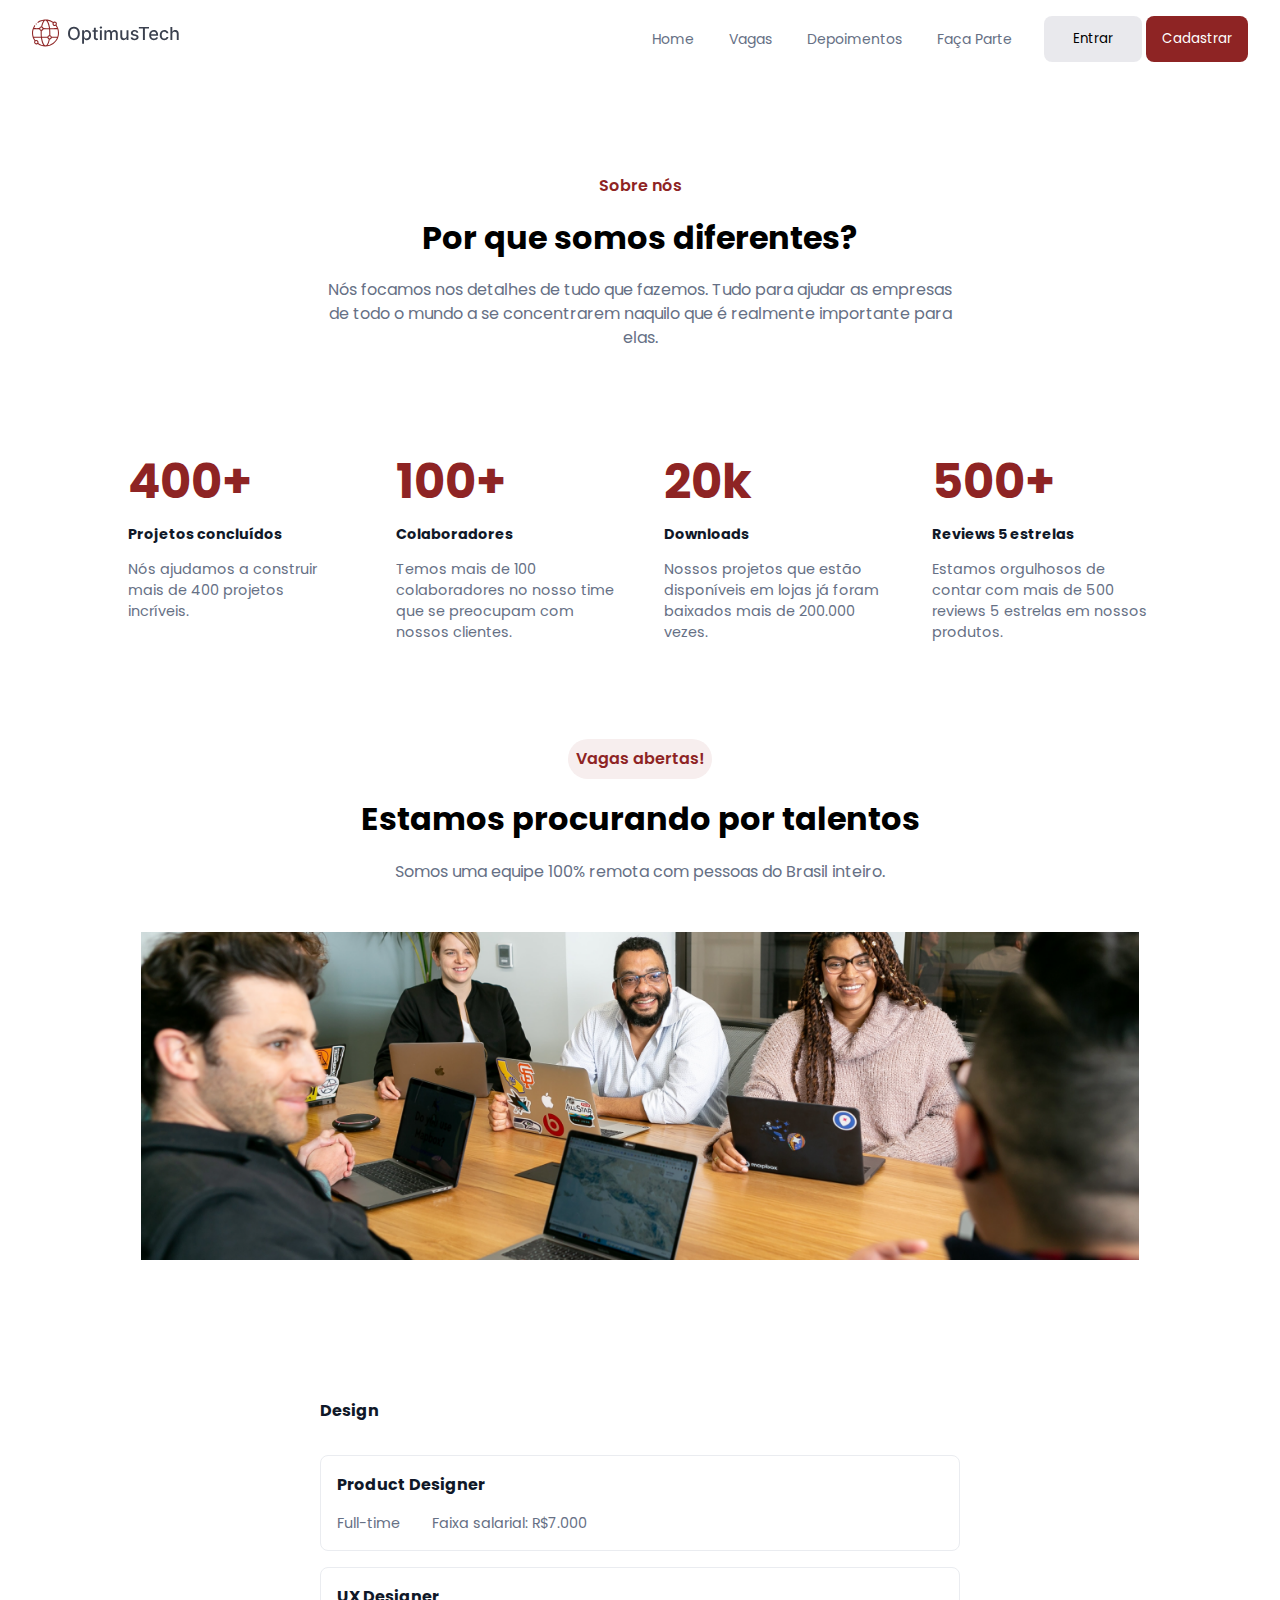
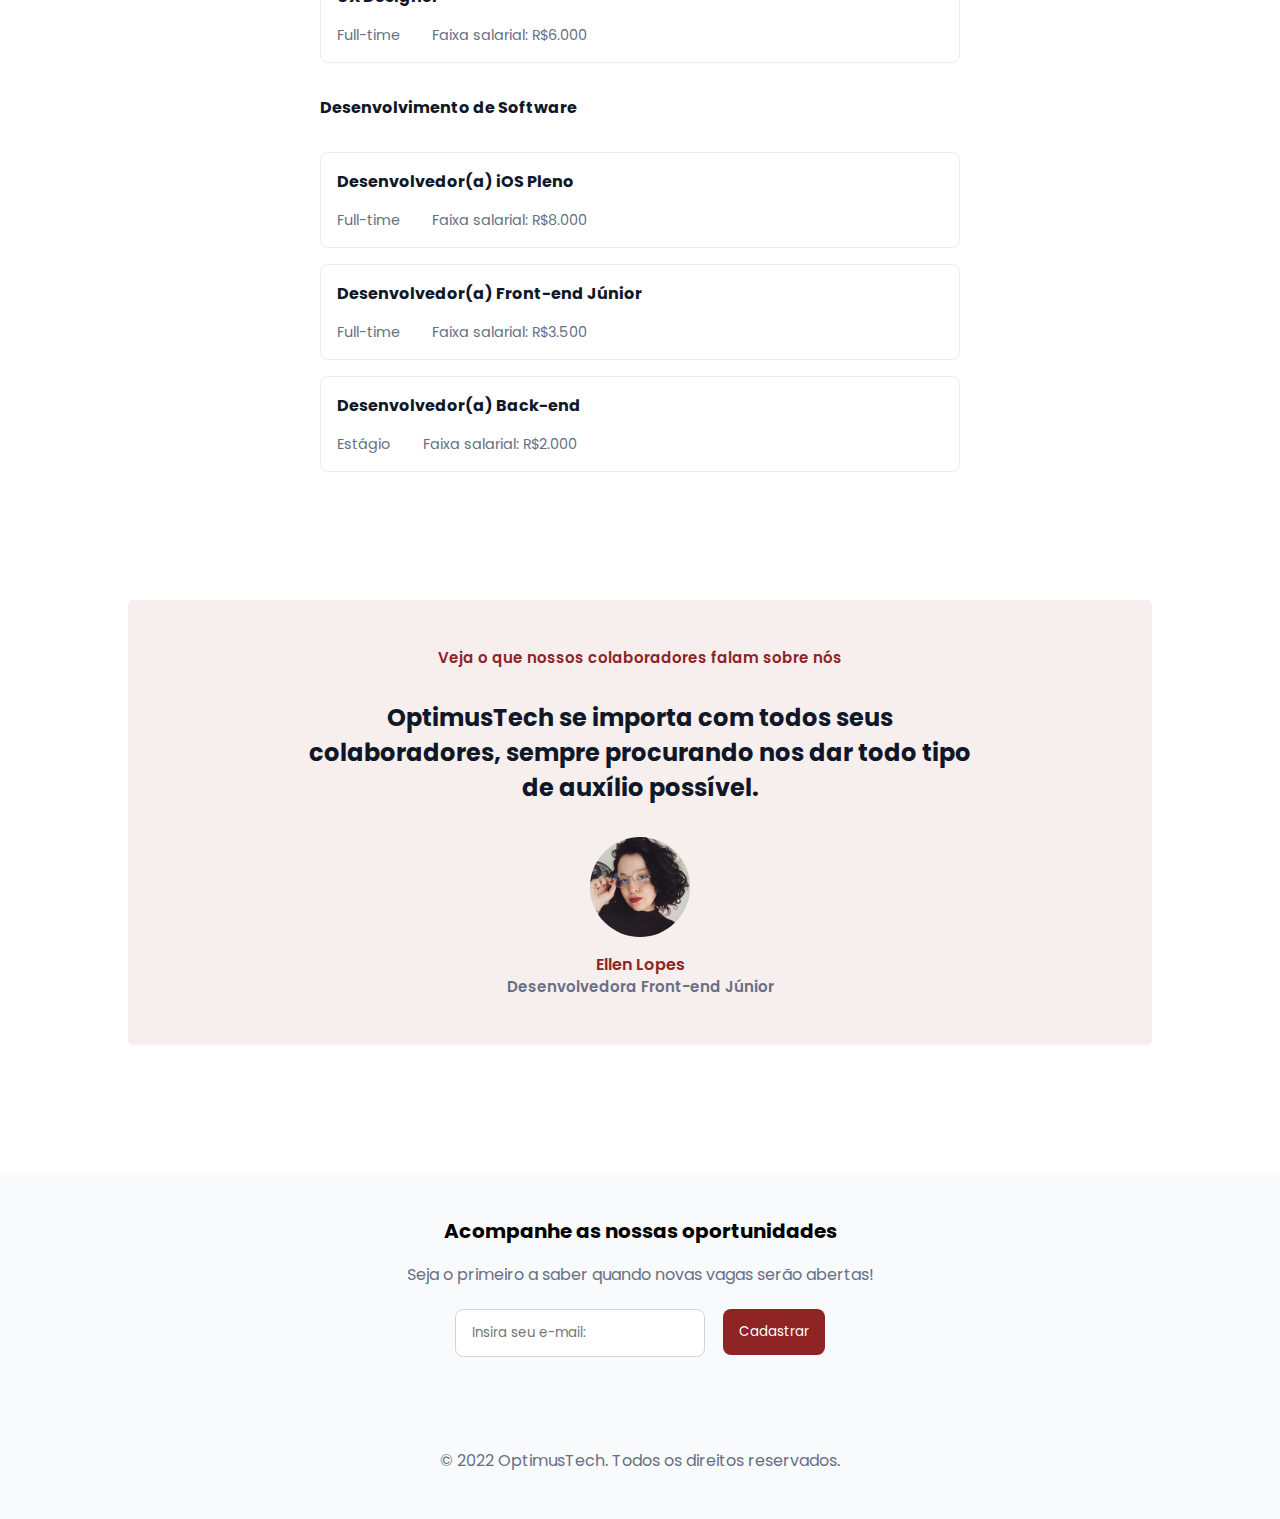
<file: index.html>
<!DOCTYPE html>
<html>
<head>
    <meta charset="utf-8">
    <meta http-equiv="X-UA-Compatible" content="IE=edge"/>
    <meta name="viewport" content="width=device-width, initial-scale=1.0" />
    <title>Projeto Site</title>
    <link rel="stylesheet" href="./css/estilo.css">
</head>
<body>
    <header>
        <nav>
            <a href="#"><img class="logo" src="./assets/imagens/logo.svg"> </a>
            <div class="sideimg">
                <img src="./assets/imagens/menu-icon.svg">
            </div> 
                <div class="menu">
                    <ul class="cabecalho-lista">
                        <li class="cabecalho-item"><a href="#">Home</a></li>
                        <li class="cabecalho-item"><a id="vagas" href="#">Vagas</a></li>
                        <li class="cabecalho-item"><a id="depoimentos" href="#">Depoimentos</a></li>
                        <li class="cabecalho-item"><a id="enjoy" href="#">Faça Parte</a></li>
                    </ul>
                    <div class="cabecalho-botoes">
                    <a href="loginCad.html"><button class="entrar-button">Entrar</button></a>
                    <a href="loginCad.html"><button class="cad-button">Cadastrar</button></a>
                  </div>
                </div>
        </nav>

        <section class="sobre-nos">
            <span>Sobre nós</span>
            <h1>Por que somos diferentes?</h1>
            <p>Nós focamos nos detalhes de tudo que fazemos. Tudo para ajudar as empresas de todo o mundo 
               a se concentrarem naquilo que é realmente importante para elas.</p>
        </section>
    </header>

    <section class="metricas">
        <div class="metrica">
            <h1>400+</h1>
            <span>Projetos concluídos</span>
            <p>Nós ajudamos a construir mais de 400 projetos incríveis.</p>
        </div>
        <div class="metrica">
            <h1>100+</h1>
            <span>Colaboradores</span>
            <p>Temos mais de 100 colaboradores no nosso time que se preocupam com nossos clientes.</p>
        </div>
        <div class="metrica">
            <h1>20k</h1>
            <span>Downloads</span>
            <p>Nossos projetos que estão disponíveis em lojas já foram baixados mais de 200.000 vezes.</p>
        </div>
        <div class="metrica">
            <h1>500+</h1>
            <span>Reviews 5 estrelas</span>
            <p>Estamos orgulhosos de contar com mais de 500 reviews 5 estrelas em nossos produtos.</p>
        </div>
    </section>

    <section class="vagas">
        <span>Vagas abertas!</span>
        <h1>Estamos procurando por talentos</h1>
        <p>Somos uma equipe 100% remota com pessoas do Brasil inteiro.</p>
        <img src="./assets/imagens/team.png">
    </section>

    <section class="vagas-abertas">

        <span class="area-principal">Design</span>
    
        <div class="vaga">
          <span class="titulo-vaga">Product Designer</span>
          <div class="informacoes">
            <span>Full-time</span>
            <span>Faixa salarial: R$7.000</span>
          </div>
        </div>
    
        <div class="vaga">
          <span class="titulo-vaga">UX Designer</span>
          <div class="informacoes">
            <span>Full-time</span>
            <span>Faixa salarial: R$6.000</span>
          </div>
        </div>
    
        <span class="area-principal">Desenvolvimento de Software</span>
    
        <div class="vaga">
          <span class="titulo-vaga">Desenvolvedor(a) iOS Pleno</span>
          <div class="informacoes">
            <span>Full-time</span>
            <span>Faixa salarial: R$8.000</span>
          </div>
        </div>
    
        <div class="vaga">
          <span class="titulo-vaga">Desenvolvedor(a) Front-end Júnior</span>
          <div class="informacoes">
            <span>Full-time</span>
            <span>Faixa salarial: R$3.500</span>
          </div>
        </div>
    
        <div class="vaga">
          <span class="titulo-vaga">Desenvolvedor(a) Back-end</span>
          <div class="informacoes">
            <span>Estágio</span>
            <span>Faixa salarial: R$2.000</span>
          </div>
        </div>
    
      </section>

    <section>
        <div class="secao-dep">
            <span>Veja o que nossos colaboradores falam sobre nós</span>
            <h2>OptimusTech se importa com todos seus colaboradores,
                sempre procurando nos dar todo tipo de auxílio possível.
            </h2>
            <img src="./assets/imagens/photo.png">
            <span class="nome">Ellen Lopes</span>
            <span class="cargo">Desenvolvedora Front-end Júnior</span>
        </div>
    </section>

    <footer>
        <div class="formulario">
            <h2>Acompanhe as nossas oportunidades</h2>
            <span>Seja o primeiro a saber quando novas vagas serão abertas!</span>
            <div class="email-cad">
                <input type="text" id = "email" name="email" placeholder="Insira seu e-mail:"/>
                <button class="cad-button">Cadastrar</button>
            </div>
            <span class="footer">© 2022 OptimusTech. Todos os direitos reservados.</span>
        </div>
    </footer>
  <script src="index.js"></script>
</body>
</html>
</file>
<file: css/estilo.css>
@import url('https://fonts.googleapis.com/css2?family=Poppins:wght@300&display=swap');

:root {
    --text-color: #667085;
    --main-color: #8E2424;
    --title-color: #101828;
  }

* {
    text-decoration: none;
    margin: 0;
    padding: 0;
    box-sizing: border-box;
    font-family: 'Poppins', sans-serif;
}

body {
  width: 100%;
  height: 100vh;
}

nav {
    display: flex;
    align-items: center;
    justify-content: space-between;
    padding: 1rem 2rem;
}

.logo {
    margin-bottom: 5px;
}

.menu {
    display: flex;
    flex-direction: row;
    align-items: center;
    font-size: 14px;
    line-height: 24px;
    justify-content: space-between;
}

.sideimg img{
    position: relative;
    z-index: 1;
    width: 24px;
    height: 24px;
    cursor: pointer;
}

.sideimg {
    display: none;
    visibility: hidden;
}


.cabecalho-lista {
    position: relative;
    display: flex;
    list-style: none;
    gap: 35px; 
    margin-right: 2rem;
    top: 0px;
}

.cabecalho-item a {
    text-decoration: none;
    color: var(--text-color);
    transition: 0.3s;
}

.cabecalho-item a:hover {
    color: #525252;
    opacity: 0.7;
}


button.entrar-button {
    padding: 0.8rem 1.8rem 0.8rem 1.8rem;
    cursor: pointer;
    border: none;
    border-radius: 0.5rem;
    top: 10px;
    gap: 12px;
    background-color: #e7e7ebe7;
}

button:hover.entrar-button {
    opacity: 0.7;
    background-color: #e9e9efe7;
}


button.cad-button {
    background-color: var(--main-color);
    color: #FFF;
    padding: 0.8rem 1rem;
    cursor: pointer;
    border: none;
    border-radius: 0.5rem;
    top: 10px;
}

button:hover.cad-button {
    background-color: #a52727;
}



.sobre-nos {
    padding: 6rem 1rem;
    display: flex;
    flex-direction: column;
    align-items: center;
    gap: 1rem;
}

.sobre-nos span {
    font-weight: 600;
    font-size: 1rem;
    line-height: 24px;
    color: var(--main-color);
}

.sobre-nos h1 {
    font-size: 2rem;
    text-align: center;
}

.sobre-nos p {
    max-width: 50%;
    text-align: center;
    line-height: 1.5rem;
    color: var(--text-color);

}

.metricas {
    display: grid;
    grid-template-columns: repeat(4, 1fr);
    column-gap: 3rem;
    padding: 0 8rem;
}

.metrica {
    display: flex;
    flex-direction: column;
    gap: 0.4rem;
  }

.metrica h1 {
    color: var(--main-color);
    font-size: 3rem;
}

.metrica span {
    color: var(--title-color);
    line-height: 140%;
    font-size: 90%;
    font-weight: bold;
}

.metrica p {
    color: var(--text-color);
    padding-top: 8px;
    font-size: 0.9rem;
}

.vagas {
    padding: 6rem 1rem;
    display: flex;
    flex-direction: column;
    align-items: center;
    gap: 1rem;
    
}

.vagas span {
    background-color: rgb(247, 238, 238);
    color: var(--main-color);
    padding: 0.5rem 0.5rem;
    border: none;
    border-radius: 3rem;
    top: 10px;
    font-size: 1rem;
    font-weight: 600;
    line-height: 24px;
}

.vagas p {
    color: var(--text-color);
}

.vagas img {
    margin-top: 2rem;
    width: 80%;
}


.vagas-abertas {
    padding-top: 10px;
  }
  
  .vagas-abertas span.area-principal {
    display: block;
    max-width: 50%;
    margin: 0 auto;
    margin-top: 2rem;
    margin-bottom: 2rem;
    font-weight: bold;
    color: var(--title-color);
  }
  
  .vaga {
    border: 1px solid #EAECF0;
    border-radius: 0.5rem;
    padding: 1rem;
    max-width: 50%;
    margin: 0 auto;
    margin-bottom: 1rem;
    color: var(--title-color);
  }
  
  .vaga span.titulo-vaga {
    font-weight: bold;
    margin-bottom: 16px;
  }
  
  .vaga .informacoes {
    margin-top: 1rem;
    font-size: 90%;
    color: var(--text-color);
    display: flex;
    gap: 2rem;
  }
  
.secao-dep {
    border-radius: 5px;
    background-color: rgb(247, 238, 238);
    display: flex;
    flex-direction: column;
    align-items: center;
    max-width: 80%;
    margin: 8rem auto;
    padding: 3rem 2rem;
}

.secao-dep span {
    color: var(--main-color);
    font-weight: 600;
    font-size: 15px;
    line-height: 20px;
    align-items: center;
    max-width: 80%;
}

.secao-dep h2 {
    color: var(--title-color);
    text-align: center;
    max-width: 70%;
    margin: 2rem 0;
}

.secao-dep img {
    width: 100px;
    height: 100px;
    border-radius: 200px;
    margin-bottom: 16px;
}

.secao-dep .nome {
    font-size: 16px;
    line-height: 24px;
}

.secao-dep .cargo {
    color: var(--text-color)
}

.formulario {
    display: flex;
    flex-direction: column;
    align-items: center;
    padding: 3rem 1rem;
    gap: 1.5rem;
    background-color: #F9FAFB;
}

.formulario h2 {
    font-size: 20px;
    line-height: 20px;
}

.formulario span {
    color: var(--text-color);
    line-height: 20px;
    font-size: 10;
}

.formulario input {
    box-sizing: border-box;
    border: 1px solid #D0D5DD;
    border-radius: 8px;
    height: 48px;
    width: 250px;
    left: 0px;
    top: 0px;
    padding: 12px 14px 12px 16px;
}

.formulario .email-cad {
    display: flex;
    flex-direction: row;
    align-items: flex-start;
    gap: 18px;
}

button:hover.email-cad .cad-button {
    background-color: #a52727;
}

.formulario .footer {
    margin-top: 70px;
    align-items: center;
}


/*responsividade*/

@media screen and (max-width: 920px) {
    .metricas {
      padding: 0 4rem;
    }
  }

  @media screen and (max-width: 850px) {
    .metricas {
      display: flex;
      flex-direction: column;
      align-items: center;
    }
  
    .metrica {
      align-items: center;
      justify-content: center;
      margin-bottom: 2rem;
    }
  
    .metrica span {
      max-width: 280px;
      text-align: center;
    }
  
    .sobre-nos p {
      max-width: 70%;
    }
    .vaga {
        max-width: 70%;
      }
      
      .vagas-abertas span.area-principal {
        max-width: 70%;
      }

    .secao-dep h2 {
      max-width: 100%;
      font-size: 110%;
    }
}

@media screen and (max-width: 850px) {
    .sideimg {
    display: initial;
    visibility: visible;
  }

    .cabecalho-lista {
        flex-direction:column;
        gap: 20px;
        margin-right: auto;
    }

    .cabecalho-botoes {
        margin-bottom: auto;
        padding-top: 3rem;
        flex-direction: column;
        margin-right: 16px;
    }

    .cabecalho-botoes .entrar-button {
        margin-bottom: 8px;
    }

    .menu {
        flex-direction: column;
        position: fixed;
        top: 0;
        right: -1000px;
        height: 100vh;
        background: #F9FAFB;
        width: 15rem;
        padding-left: 1rem;
        padding-top: 4rem;
        transition: all 2s;
    }

    .menu.active {
        right: 0;
        box-shadow: -10px 0 10px rgba(0, 0, 0, 0.1);
        transition: all 0.5s;
    }


      .menu.cabecalho-lista, .menu .cabecalho-botoes {
        display: flex;
        flex-direction: column;
        align-items: center;
        width: 100%;
  }

}
</file>
